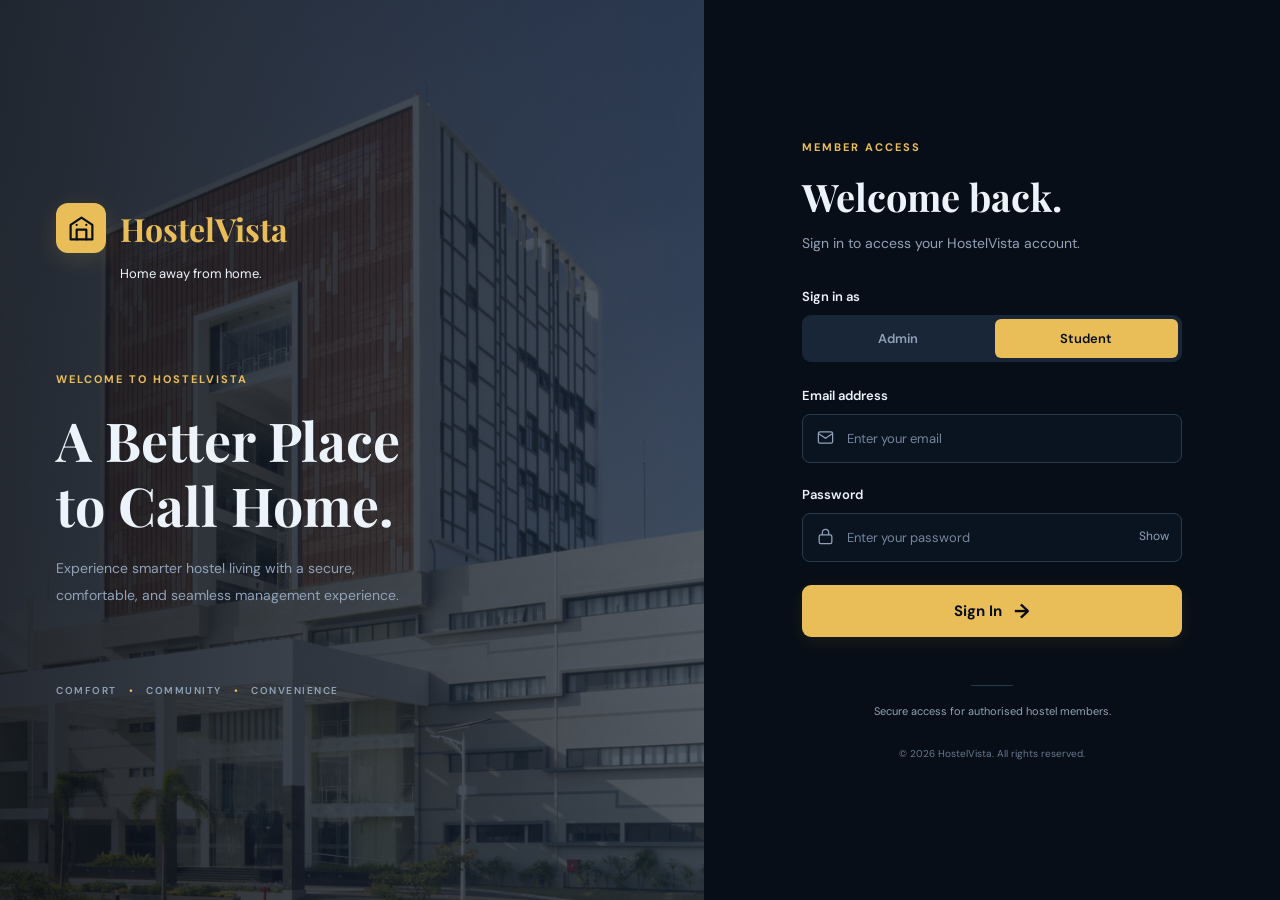
<file: index.html>
<!DOCTYPE html>
<html lang="en">
<head>
  <meta charset="UTF-8">
  <meta name="viewport" content="width=device-width, initial-scale=1.0">

  <title>HostelVista | Login</title>

  <link rel="stylesheet" href="style.css">
</head>

<body>
  <main class="login-page">

    <!-- LEFT: BRANDING AND HOSTEL IMAGE -->
    <section class="brand-panel">
      <div class="brand-content">

        <a href="#" class="brand-logo" aria-label="HostelVista home">
          <span class="logo-icon">
            <svg viewBox="0 0 24 24" aria-hidden="true">
              <path class="logo-line"
                d="M3 21V9L12 3L21 9V21H3Z"/>
              <path class="logo-line"
                d="M8 21V13H16V21M8 9H8.01M16 9H16.01"/>
            </svg>
          </span>
          <span class="logo-name">HostelVista</span>
        </a>

        <p class="tagline">Home away from home.</p>

        <div class="brand-message">
          <p class="eyebrow">WELCOME TO HOSTELVISTA</p>

          <h1>
            A Better Place<br>
            to Call Home.
          </h1>

          <p class="brand-description">
            Experience smarter hostel living with a secure,
            comfortable, and seamless management experience.
          </p>
        </div>

        <footer class="brand-footer">
          <span>COMFORT</span>
          <span class="footer-dot">•</span>
          <span>COMMUNITY</span>
          <span class="footer-dot">•</span>
          <span>CONVENIENCE</span>
        </footer>

      </div>
    </section>

    <!-- RIGHT: LOGIN FORM -->
    <section class="login-panel">
      <div class="login-card">

        <p class="small-heading">MEMBER ACCESS</p>

        <h2>Welcome back.</h2>

        <p class="subtitle">
          Sign in to access your HostelVista account.
        </p>

        <form id="loginForm">

          <!-- ROLE SELECTOR -->
          <label class="field-label">Sign in as</label>

          <div class="role-selector">
            <button
              type="button"
              class="role-btn"
              data-role="admin"
              aria-pressed="false">
              Admin
            </button>

            <button
              type="button"
              class="role-btn active"
              data-role="student"
              aria-pressed="true">
              Student
            </button>
          </div>

          <!-- EMAIL -->
          <label class="field-label" for="email">Email address</label>

          <div class="input-wrap">
            <svg class="input-icon" viewBox="0 0 24 24"
              aria-hidden="true">
              <rect x="3" y="5" width="18" height="14" rx="2"/>
              <path d="M3 7L12 13L21 7"/>
            </svg>

            <input
              id="email"
              name="email"
              type="email"
              placeholder="Enter your email"
              autocomplete="username"
              required>
          </div>

          <!-- PASSWORD -->
          <div class="password-heading">
            <label class="field-label" for="password">Password</label>
          </div>

          <div class="input-wrap password-wrap">
            <svg class="input-icon" viewBox="0 0 24 24"
              aria-hidden="true">
              <rect x="4" y="10" width="16" height="11" rx="2"/>
              <path d="M8 10V7A4 4 0 0 1 16 7V10"/>
            </svg>

            <input
              id="password"
              name="password"
              type="password"
              placeholder="Enter your password"
              autocomplete="current-password"
              required>

            <button
              type="button"
              class="password-toggle"
              aria-label="Show password"
              aria-pressed="false">
              Show
            </button>
          </div>

          <!-- LOGIN BUTTON -->
          <button type="submit" class="sign-in-btn">
            <span>Sign In</span>
            <span class="button-arrow" aria-hidden="true">→</span>
          </button>

          <p class="message" role="status" aria-live="polite"></p>

        </form>

        <div class="help-text">
          <span class="help-line"></span>
          <p>Secure access for authorised hostel members.</p>
        </div>

        <p class="copyright">
          © 2026 HostelVista. All rights reserved.
        </p>

      </div>
    </section>

  </main>

  <!-- JavaScript -->
  <script src="script.js"></script>
</body>
</html>
</file>
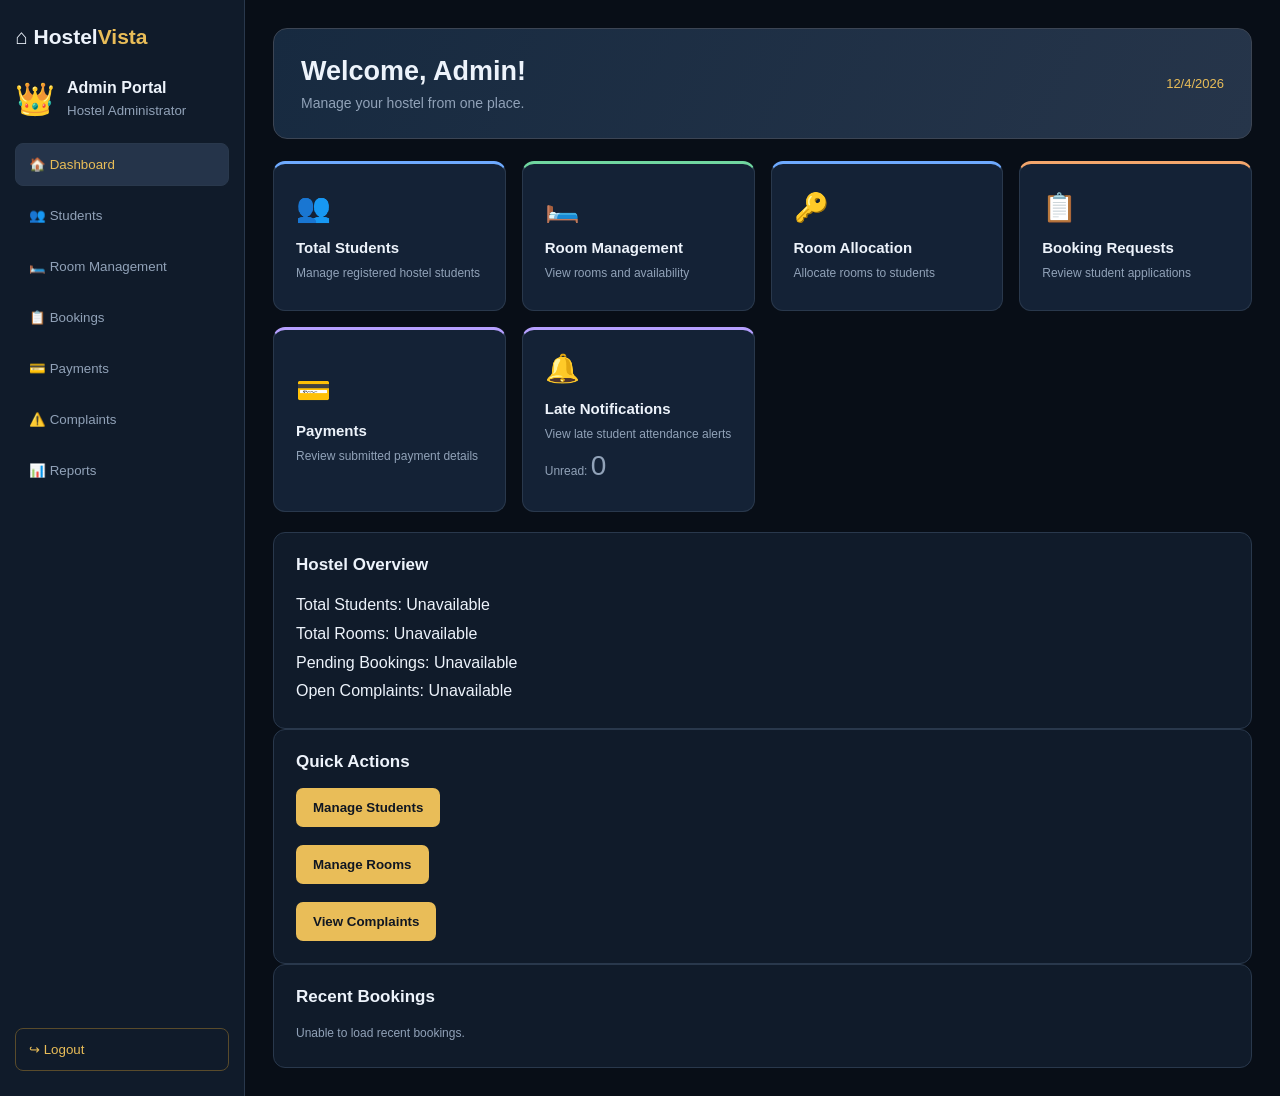
<file: admin-dashboard.html>
<!DOCTYPE html>
<html lang="en">
<head>
  <meta charset="UTF-8">
  <meta name="viewport" content="width=device-width, initial-scale=1.0">
  <title>Admin Dashboard | HostelVista</title>
  <link rel="stylesheet" href="admin-dashboard.css">
</head>
<body>
  <aside class="sidebar">
    <h2>⌂ Hostel<span>Vista</span></h2>

    <div class="profile">
      <span>👑</span>
      <div><b>Admin Portal</b><small>Hostel Administrator</small></div>
    </div>

    <nav>
      <button class="active" onclick="showPage('dashboard')">🏠 Dashboard</button>
      <button onclick="showPage('students')">👥 Students</button>
      <button onclick="showPage('rooms')">🛏️ Room Management</button>
      <button onclick="showPage('bookings')">📋 Bookings</button>
      <button onclick="showPage('payments')">💳 Payments</button>
      <button onclick="showPage('complaints')">⚠️ Complaints</button>
      <button onclick="showPage('reports')">📊 Reports</button>
    </nav>

    <button class="logout" onclick="logout()">↪ Logout</button>
  </aside>
  <main class="main">
    <header class="welcome">
      <div>
        <h1 id="greeting">Welcome, Admin!</h1>
        <p>Manage your hostel from one place.</p>
      </div>
      <span id="today"></span>
    </header>

    <section id="content"></section>
  </main>

  <script src="admin-dashboard.js"></script>
</body>
</html>
</file>
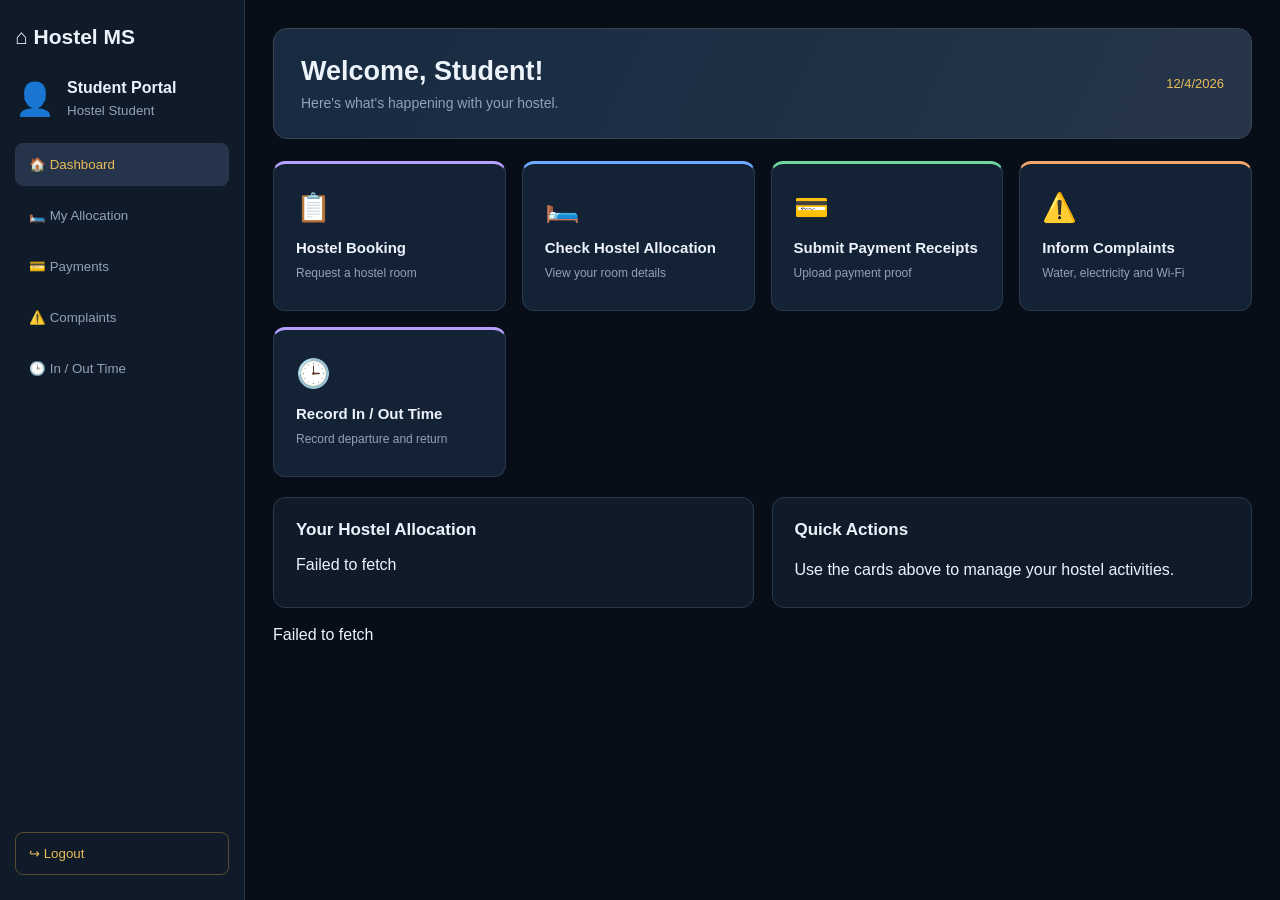
<file: student-dashboard.html>
<!DOCTYPE html>
<html lang="en">
<head>
  <meta charset="UTF-8">
  <meta name="viewport" content="width=device-width, initial-scale=1.0">
  <title>Student Dashboard | Hostel MS</title>
  <link rel="stylesheet" href="student-dashboard.css">
</head>
<body>
  <aside class="sidebar">
    <h2>⌂ Hostel MS</h2>
    <div class="profile">
      <span>👤</span>
      <div><b>Student Portal</b><small>Hostel Student</small></div>
    </div>
    <nav>
      <button class="active" onclick="showPage('dashboard')">🏠 Dashboard</button>
      <button onclick="showPage('allocation')">🛏️ My Allocation</button>
      <button onclick="showPage('payments')">💳 Payments</button>
      <button onclick="showPage('complaints')">⚠️ Complaints</button>
      <button onclick="showPage('attendance')">🕒 In / Out Time</button>
    </nav>
    <button class="logout" onclick="logout()">↪ Logout</button>
  </aside>

  <main class="main">
    <header class="welcome">
      <div>
        <h1 id="greeting">Welcome, Student!</h1>
        <p>Here's what's happening with your hostel.</p>
      </div>
      <span id="today"></span>
    </header>
    <section id="content"></section>
  </main>

  <script src="student-dashboard.js"></script>
</body>
</html>
</file>
<file: style.css>
@import url('https://fonts.googleapis.com/css2?family=DM+Sans:wght@400;500;600;700&family=Playfair+Display:wght@600;700&display=swap');

:root {
  --bg: #080E17;
  --navy: #132235;
  --gold: #E9BD58;
  --white: #EDF3FB;
  --muted: #91A2B8;
  --border: #2A3A4D;
 
}

* { margin: 0; padding: 0; box-sizing: border-box; }

body {
  min-height: 100vh;
  background: var(--bg);
  color: var(--white);
  font-family: 'DM Sans', sans-serif;
}

button, input { font: inherit; }
button, a { cursor: pointer; }

button:focus-visible, input:focus-visible, a:focus-visible {
  outline: 2px solid var(--gold);
  outline-offset: 3px;
}

.login-page {
  display: grid;
  grid-template-columns: 55% 45%;
  min-height: 100vh;
}

.brand-panel {
  display: flex;
  align-items: center;
  padding: 55px 8%;
  background: radial-gradient(circle at 10% 90%, #e9bd5814, transparent 35%), var(--navy);
  overflow: hidden;

  background:
    linear-gradient(
      90deg,
      rgba(8, 14, 23, 0.88),
      rgba(19, 34, 53, 0.72)
    ),
    url("itum.jpg") center / cover no-repeat;

  color: #EDF3FB;
}

.brand-content, .login-card {
  width: 100%;
  margin: auto;
}

.brand-content { max-width: 600px; }
.login-card { max-width: 380px; }

.brand-logo {
  display: inline-flex;
  align-items: center;
  gap: 14px;
  color: var(--gold);
  text-decoration: none;
}

.logo-icon {
  display: grid;
  place-items: center;
  flex-shrink: 0;
  width: 50px;
  height: 50px;
  border-radius: 12px;
  background: var(--gold);
  box-shadow: 0 6px 22px #e9bd5826;
}

.logo-icon svg { width: 29px; height: 29px; fill: none; }
.logo-line { stroke: var(--bg); stroke-width: 1.8; stroke-linecap: round; stroke-linejoin: round; }

.logo-name, .brand-message h1, .login-card h2 {
  font-family: 'Playfair Display', serif;
  font-weight: 700;
}

.logo-name { font-size: clamp(27px, 2.5vw, 34px); }
.tagline { margin: 12px 0 0 64px; font-size: 13px; }

.brand-message { margin-top: 90px; }
.eyebrow, .small-heading {
  color: var(--gold);
  font-size: 11px;
  font-weight: 700;
  letter-spacing: 2px;
}

.brand-message h1 {
  margin: 22px 0 18px;
  font-size: clamp(36px, 4.2vw, 58px);
  line-height: 1.2;
}

.brand-description, .subtitle {
  color: var(--muted);
  font-size: 14px;
  line-height: 1.9;
}

.brand-description { max-width: 370px; }

.brand-footer {
  display: flex;
  flex-wrap: wrap;
  gap: 12px;
  margin-top: 75px;
  color: var(--muted);
  font-size: 10px;
  font-weight: 600;
  letter-spacing: 1.5px;
}

.footer-dot { color: var(--gold); }

.login-panel {
  display: flex;
  align-items: center;
  justify-content: center;
  padding: 50px 35px;
}

.login-card h2 { margin-top: 17px; font-size: clamp(30px, 3vw, 38px); }
.subtitle { margin: 10px 0 32px; line-height: 1.7; }

.field-label {
  display: block;
  margin-bottom: 10px;
  font-size: 13px;
  font-weight: 600;
}

.role-selector {
  display: flex;
  gap: 5px;
  padding: 4px;
  margin-bottom: 25px;
  border-radius: 9px;
  background: #182638;
}

.role-btn {
  flex: 1;
  min-height: 39px;
  border: 0;
  border-radius: 6px;
  background: transparent;
  color: var(--muted);
  font-size: 13px;
  font-weight: 600;
}

.role-btn:hover { color: var(--white); }
.role-btn.active { background: var(--gold); color: var(--bg); }

.input-wrap { position: relative; margin-bottom: 23px; }

.input-wrap input {
  width: 100%;
  height: 49px;
  padding: 0 44px;
  border: 1px solid var(--border);
  border-radius: 8px;
  background: #0A1420;
  color: var(--white);
  font-size: 13px;
}

.input-wrap input::placeholder { color: #74859B; }
.input-wrap input:focus { border-color: var(--gold); outline: none; }

.input-icon {
  position: absolute;
  top: 14px;
  left: 14px;
  width: 19px;
  height: 19px;
  fill: none;
  stroke: var(--muted);
  stroke-width: 1.6;
  pointer-events: none;
}

.password-heading {
  display: flex;
  justify-content: space-between;
  gap: 10px;
}

.text-link, .password-toggle {
  border: 0;
  background: transparent;
  color: var(--gold);
  font-size: 12px;
}

.password-wrap input { padding-right: 66px; }

.password-toggle {
  position: absolute;
  top: 15px;
  right: 13px;
  color: var(--muted);
}

.text-link:hover, .password-toggle:hover { color: var(--gold); }

.sign-in-btn {
  display: flex;
  align-items: center;
  justify-content: center;
  gap: 12px;
  width: 100%;
  min-height: 52px;
  margin-top: 4px;
  border: 0;
  border-radius: 9px;
  background: var(--gold);
  color: var(--bg);
  font-size: 15px;
  font-weight: 700;
  box-shadow: 0 5px 18px #e9bd5817;
  transition: .2s;
}

.sign-in-btn:hover { transform: translateY(-2px); background: #F2CE78; }
.sign-in-btn:active { transform: translateY(0); }
.button-arrow { font-size: 20px; }

.message {
  min-height: 18px;
  margin-top: 12px;
  color: var(--gold);
  font-size: 12px;
  overflow-wrap: anywhere;
}

.help-text {
  display: flex;
  flex-direction: column;
  align-items: center;
  gap: 16px;
  margin-top: 18px;
  color: var(--muted);
  font-size: 11px;
  line-height: 1.7;
  text-align: center;
}

.help-line { width: 42px; height: 1px; background: var(--border); }
.copyright { margin-top: 27px; color: #68798F; font-size: 10px; text-align: center; }

@media (max-width: 850px) {
  .login-page { grid-template-columns: 1fr; }
  .brand-panel { min-height: 310px; padding: 35px 7%; }
  .brand-message { margin-top: 35px; }
  .brand-message h1 { font-size: clamp(32px, 6vw, 44px); }
  .brand-footer { margin-top: 30px; }
  .login-panel { padding: 48px 24px; }
  .login-card { max-width: 420px; }
}

@media (max-width: 420px) {
  .brand-panel { min-height: 280px; padding: 28px 22px; }
  .logo-name { font-size: 27px; }
  .logo-icon { width: 44px; height: 44px; }
  .tagline { margin-left: 0; }
  .brand-message { margin-top: 30px; }
  .brand-footer { gap: 7px; font-size: 9px; letter-spacing: .8px; }
  .login-panel { padding: 40px 22px; }
}
</file>
<file: admin-dashboard.css>
* { box-sizing: border-box; margin: 0; padding: 0; }

:root {
  --bg: #080e17;
  --sidebar: #101b2a;
  --card: #142236;
  --border: #29384c;
  --gold: #e9bd58;
  --text: #edf3fb;
  --muted: #91a2b8;
}

body {
  font-family: Arial, sans-serif;
  background: var(--bg);
  color: var(--text);
  display: flex;
  min-height: 100vh;
}

.sidebar {
  width: 245px;
  flex-shrink: 0;
  background: var(--sidebar);
  color: var(--text);
  padding: 25px 15px;
  display: flex;
  flex-direction: column;
  border-right: 1px solid var(--border);
}

.sidebar h2 { margin-bottom: 30px; font-size: 21px; }
.sidebar h2 span { color: var(--gold); }

.profile {
  display: flex;
  align-items: center;
  gap: 12px;
  margin-bottom: 25px;
}

.profile span { font-size: 32px; }
.profile small {
  display: block;
  margin-top: 6px;
  color: var(--muted);
}

nav { display: grid; gap: 8px; }

nav button, .logout {
  padding: 13px;
  border: 1px solid transparent;
  border-radius: 8px;
  background: transparent;
  color: var(--muted);
  text-align: left;
  cursor: pointer;
}

nav button:hover, nav button.active {
  background: #25344a;
  color: var(--gold);
  border-color: var(--border);
}

.logout {
  margin-top: auto;
  color: var(--gold);
  border-color: #594b2b;
}

.main { flex: 1; min-width: 0; padding: 28px; }

.welcome {
  background: linear-gradient(115deg, #172a40, #26354a);
  border: 1px solid #3c4554;
  color: var(--text);
  padding: 27px;
  border-radius: 14px;
  display: flex;
  justify-content: space-between;
  align-items: center;
  gap: 15px;
  margin-bottom: 22px;
}

.welcome h1 { margin-bottom: 8px; font-size: 27px; }
.welcome p { color: var(--muted); font-size: 14px; }
#today { color: var(--gold); font-size: 13px; }

.cards {
  display: grid;
  grid-template-columns: repeat(4, minmax(0, 1fr));
  gap: 16px;
  margin-bottom: 20px;
}

.card {
  background: var(--card);
  padding: 22px;
  border-radius: 12px;
  min-height: 150px;
  cursor: pointer;
  border: 1px solid var(--border);
  text-align: left;
  color: var(--text);
}

.card:hover { border-color: var(--gold); transform: translateY(-2px); }
.card span { font-size: 28px; }
.card h3 { font-size: 15px; margin: 15px 0 8px; }
.card p { color: var(--muted); font-size: 12px; line-height: 1.6; }

.blue, .green, .orange, .purple { background: var(--card); }
.blue { border-top: 3px solid #6eaaff; }
.green { border-top: 3px solid #70d6a0; }
.orange { border-top: 3px solid #f3a66c; }
.purple { border-top: 3px solid #b6a0ff; }

.grid {
  display: grid;
  grid-template-columns: repeat(2, minmax(0, 1fr));
  gap: 18px;
  margin-bottom: 18px;
}

.panel {
  background: var(--sidebar);
  border: 1px solid var(--border);
  border-radius: 12px;
  padding: 22px;
  min-width: 0;
  overflow-x: auto;
}

.panel h2 { font-size: 17px; margin-bottom: 16px; }
.panel p { line-height: 1.8; }

table { width: 100%; border-collapse: collapse; min-width: 380px; }
th, td {
  padding: 12px 9px;
  border-bottom: 1px solid var(--border);
  text-align: left;
  font-size: 12px;
}
th { background: #19283b; color: var(--gold); }
td { color: var(--text); }

form { display: grid; gap: 13px; }
input, select, textarea {
  width: 100%;
  padding: 11px;
  margin-top: 6px;
  background: #0b1421;
  color: var(--text);
  border: 1px solid var(--border);
  border-radius: 7px;
}
input[type="file"] { padding: 9px; }
input:focus, select:focus, textarea:focus {
  outline: 1px solid var(--gold);
  border-color: var(--gold);
}
label { font-size: 13px; color: var(--muted); }

.action {
  border: 0;
  border-radius: 7px;
  background: var(--gold);
  color: #101722;
  font-weight: bold;
  padding: 12px 17px;
  cursor: pointer;
}
.action:hover { filter: brightness(1.1); }

.note { color: var(--muted); font-size: 12px; margin-top: 12px; }

@media (max-width: 1000px) {
  .cards { grid-template-columns: repeat(2, minmax(0, 1fr)); }
}

@media (max-width: 700px) {
  body { display: block; }
  .sidebar { width: 100%; min-height: auto; }
  nav { display: flex; overflow-x: auto; }
  nav button { white-space: nowrap; }
  .logout { margin-top: 12px; }
  .main { padding: 14px; }
  .grid { grid-template-columns: 1fr; }
  .welcome { flex-direction: column; align-items: flex-start; }
}

@media (max-width: 420px) {
  .cards { grid-template-columns: 1fr; }
}
</file>
<file: student-dashboard.css>
* { box-sizing: border-box; margin: 0; padding: 0; }

:root {
  --bg: #080e17;
  --sidebar: #101b2a;
  --card: #142236;
  --border: #29384c;
  --gold: #e9bd58;
  --text: #edf3fb;
  --muted: #91a2b8;
}

body {
  font-family: Arial, sans-serif;
  background: var(--bg);
  color: var(--text);
  display: flex;
  min-height: 100vh;
}

.sidebar {
  width: 245px;
  flex-shrink: 0;
  background: var(--sidebar);
  color: var(--text);
  padding: 25px 15px;
  display: flex;
  flex-direction: column;
  border-right: 1px solid var(--border);
}

.sidebar h2 { margin-bottom: 30px; font-size: 21px; }
.sidebar h2 span { color: var(--gold); }

.profile {
  display: flex;
  align-items: center;
  gap: 12px;
  margin-bottom: 25px;
}

.profile span { font-size: 32px; }
.profile small {
  display: block;
  margin-top: 6px;
  color: var(--muted);
}

nav { display: grid; gap: 8px; }

nav button, .logout {
  padding: 13px;
  border: 1px solid transparent;
  border-radius: 8px;
  background: transparent;
  color: var(--muted);
  text-align: left;
  cursor: pointer;
}

nav button:hover, nav button.active {
  background: #25344a;
  color: var(--gold);
  border-color: var(--border);
}

.logout {
  margin-top: auto;
  color: var(--gold);
  border-color: #594b2b;
}

.main { flex: 1; min-width: 0; padding: 28px; }

.welcome {
  background: linear-gradient(115deg, #172a40, #26354a);
  border: 1px solid #3c4554;
  color: var(--text);
  padding: 27px;
  border-radius: 14px;
  display: flex;
  justify-content: space-between;
  align-items: center;
  gap: 15px;
  margin-bottom: 22px;
}

.welcome h1 { margin-bottom: 8px; font-size: 27px; }
.welcome p { color: var(--muted); font-size: 14px; }
#today { color: var(--gold); font-size: 13px; }

.cards {
  display: grid;
  grid-template-columns: repeat(4, minmax(0, 1fr));
  gap: 16px;
  margin-bottom: 20px;
}

.card {
  background: var(--card);
  padding: 22px;
  border-radius: 12px;
  min-height: 150px;
  cursor: pointer;
  border: 1px solid var(--border);
  text-align: left;
  color: var(--text);
}

.card:hover { border-color: var(--gold); transform: translateY(-2px); }
.card span { font-size: 28px; }
.card h3 { font-size: 15px; margin: 15px 0 8px; }
.card p { color: var(--muted); font-size: 12px; line-height: 1.6; }

.blue, .green, .orange, .purple { background: var(--card); }
.blue { border-top: 3px solid #6eaaff; }
.green { border-top: 3px solid #70d6a0; }
.orange { border-top: 3px solid #f3a66c; }
.purple { border-top: 3px solid #b6a0ff; }

.grid {
  display: grid;
  grid-template-columns: repeat(2, minmax(0, 1fr));
  gap: 18px;
  margin-bottom: 18px;
}

.panel {
  background: var(--sidebar);
  border: 1px solid var(--border);
  border-radius: 12px;
  padding: 22px;
  min-width: 0;
  overflow-x: auto;
}

.panel h2 { font-size: 17px; margin-bottom: 16px; }
.panel p { line-height: 1.8; }

table { width: 100%; border-collapse: collapse; min-width: 380px; }
th, td {
  padding: 12px 9px;
  border-bottom: 1px solid var(--border);
  text-align: left;
  font-size: 12px;
}
th { background: #19283b; color: var(--gold); }
td { color: var(--text); }

form { display: grid; gap: 13px; }
input, select, textarea {
  width: 100%;
  padding: 11px;
  margin-top: 6px;
  background: #0b1421;
  color: var(--text);
  border: 1px solid var(--border);
  border-radius: 7px;
}
input[type="file"] { padding: 9px; }
input:focus, select:focus, textarea:focus {
  outline: 1px solid var(--gold);
  border-color: var(--gold);
}
label { font-size: 13px; color: var(--muted); }

.action {
  border: 0;
  border-radius: 7px;
  background: var(--gold);
  color: #101722;
  font-weight: bold;
  padding: 12px 17px;
  cursor: pointer;
}
.action:hover { filter: brightness(1.1); }

.note { color: var(--muted); font-size: 12px; margin-top: 12px; }

@media (max-width: 1000px) {
  .cards { grid-template-columns: repeat(2, minmax(0, 1fr)); }
}

@media (max-width: 700px) {
  body { display: block; }
  .sidebar { width: 100%; min-height: auto; }
  nav { display: flex; overflow-x: auto; }
  nav button { white-space: nowrap; }
  .logout { margin-top: 12px; }
  .main { padding: 14px; }
  .grid { grid-template-columns: 1fr; }
  .welcome { flex-direction: column; align-items: flex-start; }
}

@media (max-width: 420px) {
  .cards { grid-template-columns: 1fr; }
}
</file>
